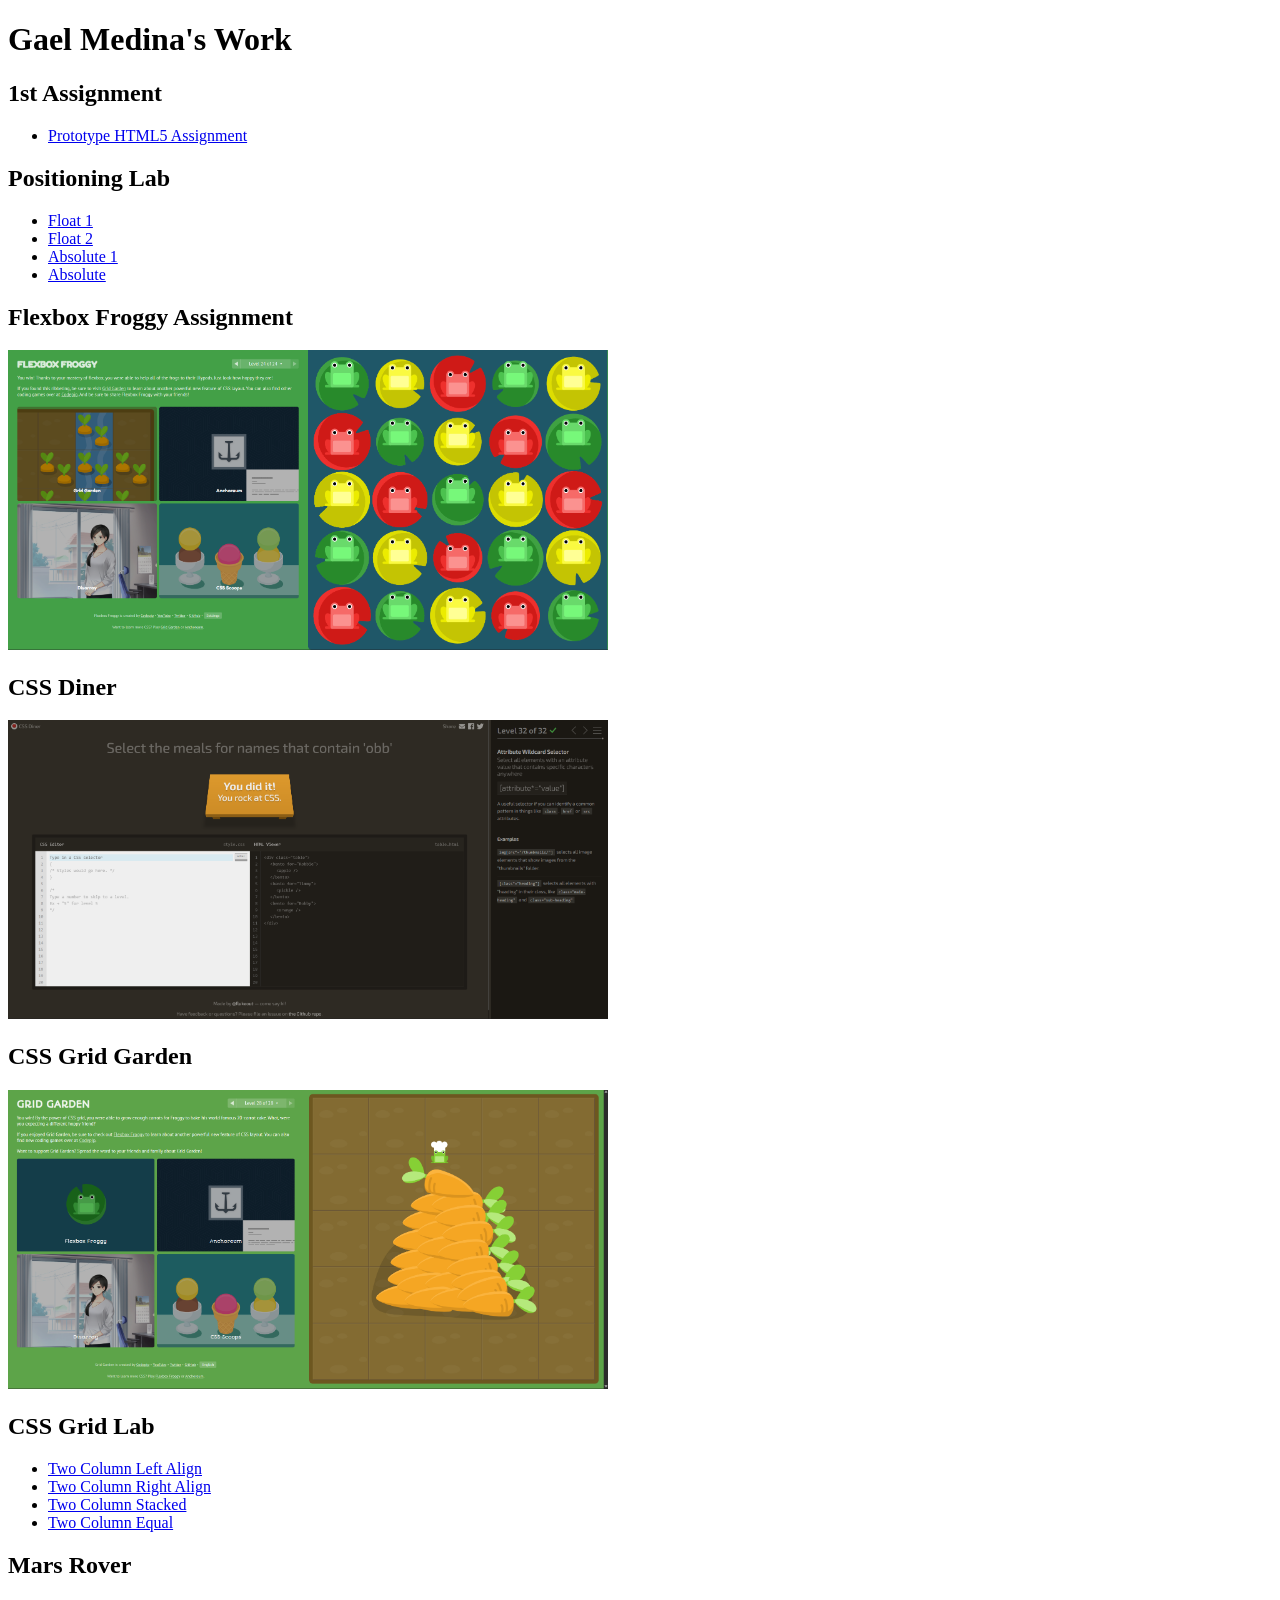
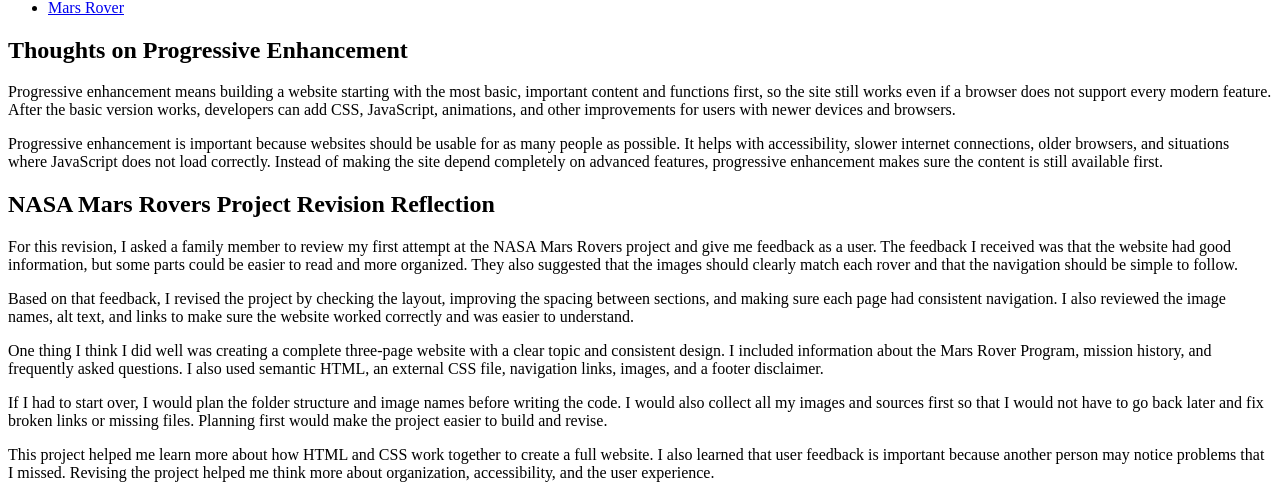
<file: index.html>
<!doctype html>

<html lang="en">
<head>
  <meta charset="utf-8">

  <title>IFSC 11003 | Gael Medina</title>
  <meta name="description" content="All of my assignemnts">
  <meta name="author" content="Gael Medina">

</head>

<body>
  <h1>Gael Medina's Work</h1>
  <nav>
    <h2>1st Assignment</h2>
    <ul>
      <li><a href="Prototype/index.html">Prototype HTML5 Assignment</a></li>
      </ul>
    <h2>Positioning Lab</h2>
    <ul>
      <li><a href="Positioning-Lab/exercise1-float.html">Float 1</a></li>
      <li><a href="Positioning-Lab/exercise2-float.html">Float 2</a></li>
      <li><a href="Positioning-Lab/exercise3-absolute.html">Absolute 1</a></li>
      <li><a href="Positioning-Lab/exercise4-absolute.html">Absolute</a></li>
    </ul>
    <h2>Flexbox Froggy Assignment</h2>
     <img src="Flexbox-Froggy/img/Flexbox_froggy.png" width="600">
     <h2>CSS Diner</h2>
     <img src="CSS-Diner/img/CSS-Diner.png" width="600">
     <h2>CSS Grid Garden</h2>
     <img src="CSS-Grid-Garden/img/CSS-Grid-Garden.png" width="600">
     <h2>CSS Grid Lab</h2>
     <ul>
      <li><a href="CSS-Grid-Lab/grid-two-col-left.html">Two Column Left Align</a></li>
      <li><a href="CSS-Grid-Lab/grid-two-col-right.html">Two Column Right Align</a></li>
      <li> <a href="CSS-Grid-Lab/grid-two-col-stacked.html">Two Column Stacked</a></li>
      <li><a href="CSS-Grid-Lab/grid-two-col-equal.html">Two Column Equal</a></li>
     </ul>
     <h2>Mars Rover</h2>
     <ul>
      <li><a href="Mars-Rover/index.html">Mars Rover</a></li>
     </ul>
  </nav>
    <h2>Thoughts on Progressive Enhancement</h2>

  <p>
    Progressive enhancement means building a website starting with the most basic,
    important content and functions first, so the site still works even if a browser
    does not support every modern feature. After the basic version works, developers
    can add CSS, JavaScript, animations, and other improvements for users with newer
    devices and browsers.
  </p>

  <p>
    Progressive enhancement is important because websites should be usable for as many
    people as possible. It helps with accessibility, slower internet connections, older
    browsers, and situations where JavaScript does not load correctly. Instead of making
    the site depend completely on advanced features, progressive enhancement makes sure
    the content is still available first.
  </p>
<h2>NASA Mars Rovers Project Revision Reflection</h2>
<section>

  <p>
    For this revision, I asked a family member to review my first attempt at the NASA Mars Rovers project and give me feedback as a user. The feedback I received was that the website had good information, but some parts could be easier to read and more organized. They also suggested that the images should clearly match each rover and that the navigation should be simple to follow.
  </p>

  <p>
    Based on that feedback, I revised the project by checking the layout, improving the spacing between sections, and making sure each page had consistent navigation. I also reviewed the image names, alt text, and links to make sure the website worked correctly and was easier to understand.
  </p>

  <p>
    One thing I think I did well was creating a complete three-page website with a clear topic and consistent design. I included information about the Mars Rover Program, mission history, and frequently asked questions. I also used semantic HTML, an external CSS file, navigation links, images, and a footer disclaimer.
  </p>

  <p>
    If I had to start over, I would plan the folder structure and image names before writing the code. I would also collect all my images and sources first so that I would not have to go back later and fix broken links or missing files. Planning first would make the project easier to build and revise.
  </p>

  <p>
    This project helped me learn more about how HTML and CSS work together to create a full website. I also learned that user feedback is important because another person may notice problems that I missed. Revising the project helped me think more about organization, accessibility, and the user experience.
  </p>
</section>
</body>
</html>
</file>
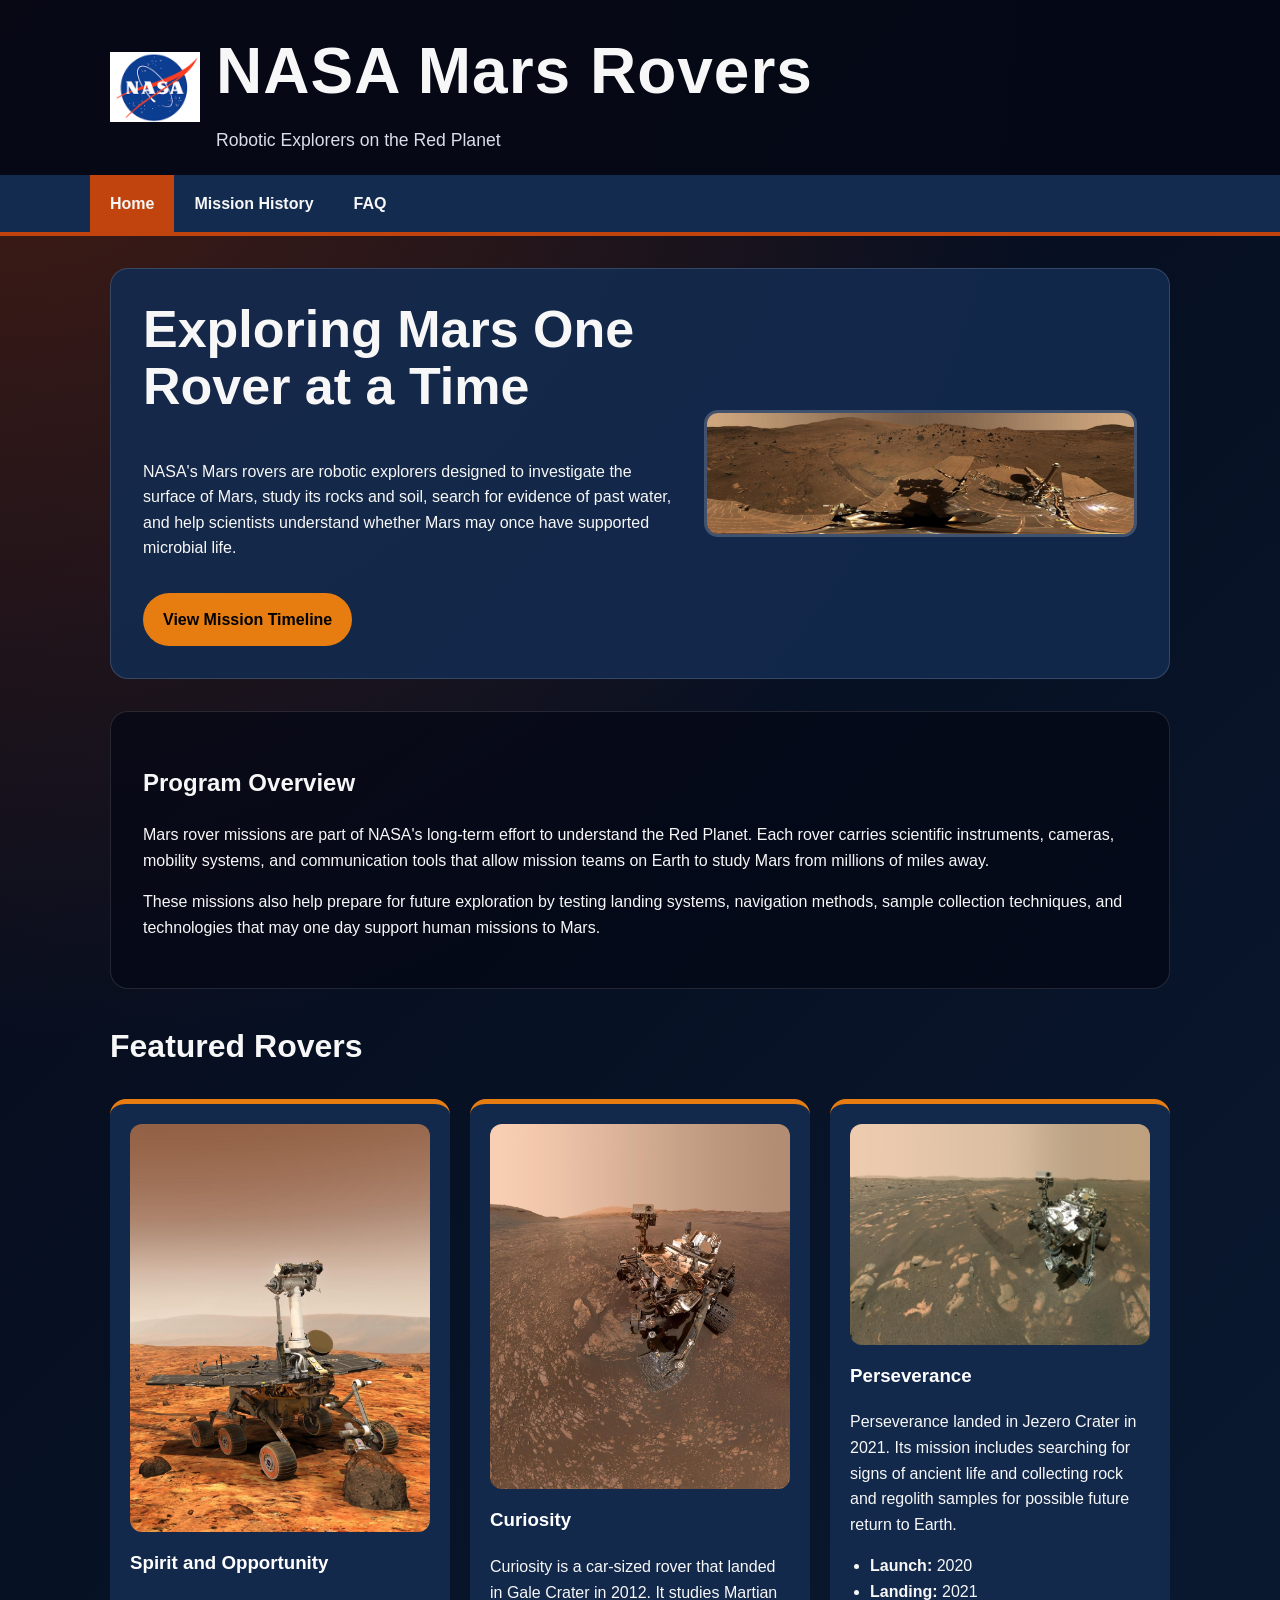
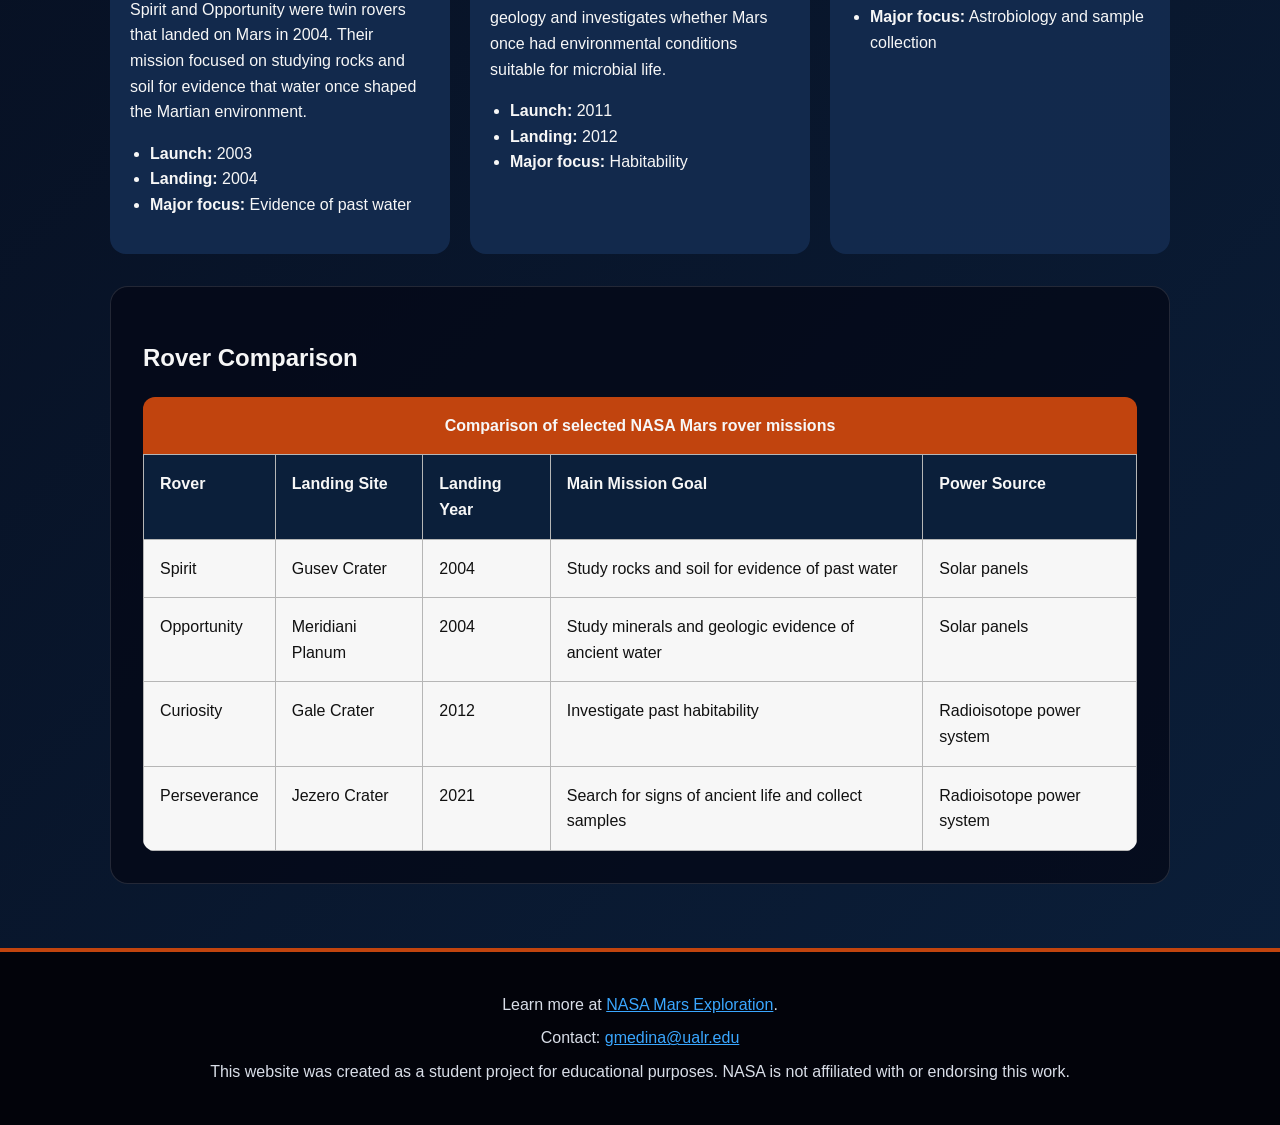
<file: Mars-Rover/index.html>
<!DOCTYPE html>
<html lang="en">
<head>
  <meta charset="UTF-8">
  <meta name="viewport" content="width=device-width, initial-scale=1.0">
  <title>NASA Mars Rovers | Home</title>
  <meta name="description" content="A student project website about NASA's Mars Rover Program, including Spirit, Opportunity, Curiosity, and Perseverance.">
  <meta name="keywords" content="NASA, Mars, rovers, Perseverance, Curiosity, Spirit, Opportunity, JPL, space exploration">
  <meta name="robots" content="noindex">
  <link rel="stylesheet" href="css/styles.css">
</head>

<body>
  <header class="site-header" role="banner">
    <a class="skip-link" href="#main-content">Skip to main content</a>

    <div class="header-inner">
      <img src="images/nasa-logo.png" alt="NASA logo" class="logo">
      <div>
        <h1>NASA Mars Rovers</h1>
        <p>Robotic Explorers on the Red Planet</p>
      </div>
    </div>

    <nav class="site-nav" aria-label="Main navigation">
      <ul>
        <li><a href="index.html" aria-current="page">Home</a></li>
        <li><a href="history.html">Mission History</a></li>
        <li><a href="faq.html">FAQ</a></li>
      </ul>
    </nav>
  </header>

  <main id="main-content">
    <section class="hero">
      <div class="hero-text">
        <h2>Exploring Mars One Rover at a Time</h2>
        <p>
          NASA's Mars rovers are robotic explorers designed to investigate the surface of Mars,
          study its rocks and soil, search for evidence of past water, and help scientists
          understand whether Mars may once have supported microbial life.
        </p>
        <a class="button" href="history.html">View Mission Timeline</a>
      </div>
      <img src="images/mars-hero.jpg" alt="Panoramic view of the rocky Martian surface">
    </section>

    <section class="intro-section">
      <h2>Program Overview</h2>
      <p>
        Mars rover missions are part of NASA's long-term effort to understand the Red Planet.
        Each rover carries scientific instruments, cameras, mobility systems, and communication
        tools that allow mission teams on Earth to study Mars from millions of miles away.
      </p>
      <p>
        These missions also help prepare for future exploration by testing landing systems,
        navigation methods, sample collection techniques, and technologies that may one day
        support human missions to Mars.
      </p>
    </section>

    <section class="cards-section" aria-labelledby="featured-rovers">
      <h2 id="featured-rovers">Featured Rovers</h2>

      <div class="card-grid">
        <article class="card">
          <img src="images/spirit-opportunity.jpg" alt="NASA illustration or image of the Spirit and Opportunity Mars rovers">
          <h3>Spirit and Opportunity</h3>
          <p>
            Spirit and Opportunity were twin rovers that landed on Mars in 2004. Their mission
            focused on studying rocks and soil for evidence that water once shaped the Martian
            environment.
          </p>
          <ul>
            <li><strong>Launch:</strong> 2003</li>
            <li><strong>Landing:</strong> 2004</li>
            <li><strong>Major focus:</strong> Evidence of past water</li>
          </ul>
        </article>

        <article class="card">
          <img src="images/curiosity.jpg" alt="NASA Curiosity rover on Mars">
          <h3>Curiosity</h3>
          <p>
            Curiosity is a car-sized rover that landed in Gale Crater in 2012. It studies
            Martian geology and investigates whether Mars once had environmental conditions
            suitable for microbial life.
          </p>
          <ul>
            <li><strong>Launch:</strong> 2011</li>
            <li><strong>Landing:</strong> 2012</li>
            <li><strong>Major focus:</strong> Habitability</li>
          </ul>
        </article>

        <article class="card">
          <img src="images/perserverance.jpg" alt="NASA Perseverance rover operating on the surface of Mars">
          <h3>Perseverance</h3>
          <p>
            Perseverance landed in Jezero Crater in 2021. Its mission includes searching for
            signs of ancient life and collecting rock and regolith samples for possible future
            return to Earth.
          </p>
          <ul>
            <li><strong>Launch:</strong> 2020</li>
            <li><strong>Landing:</strong> 2021</li>
            <li><strong>Major focus:</strong> Astrobiology and sample collection</li>
          </ul>
        </article>
      </div>
    </section>

    <section class="table-section" aria-labelledby="comparison-heading">
      <h2 id="comparison-heading">Rover Comparison</h2>

      <div class="table-wrapper">
        <table>
          <caption>Comparison of selected NASA Mars rover missions</caption>
          <thead>
            <tr>
              <th scope="col">Rover</th>
              <th scope="col">Landing Site</th>
              <th scope="col">Landing Year</th>
              <th scope="col">Main Mission Goal</th>
              <th scope="col">Power Source</th>
            </tr>
          </thead>
          <tbody>
            <tr>
              <td>Spirit</td>
              <td>Gusev Crater</td>
              <td>2004</td>
              <td>Study rocks and soil for evidence of past water</td>
              <td>Solar panels</td>
            </tr>
            <tr>
              <td>Opportunity</td>
              <td>Meridiani Planum</td>
              <td>2004</td>
              <td>Study minerals and geologic evidence of ancient water</td>
              <td>Solar panels</td>
            </tr>
            <tr>
              <td>Curiosity</td>
              <td>Gale Crater</td>
              <td>2012</td>
              <td>Investigate past habitability</td>
              <td>Radioisotope power system</td>
            </tr>
            <tr>
              <td>Perseverance</td>
              <td>Jezero Crater</td>
              <td>2021</td>
              <td>Search for signs of ancient life and collect samples</td>
              <td>Radioisotope power system</td>
            </tr>
          </tbody>
        </table>
      </div>
    </section>
  </main>

  <footer class="site-footer" role="contentinfo">
    <p>
      Learn more at
      <a href="https://mars.nasa.gov/" target="_blank" rel="noopener noreferrer">NASA Mars Exploration</a>.
    </p>
    <p>
      Contact:
      <a href="mailto:gmedina@ualr.edu">gmedina@ualr.edu</a>
    </p>
    <p>
      This website was created as a student project for educational purposes. NASA is not affiliated with or endorsing this work.
    </p>
  </footer>
</body>
</html>
</file>
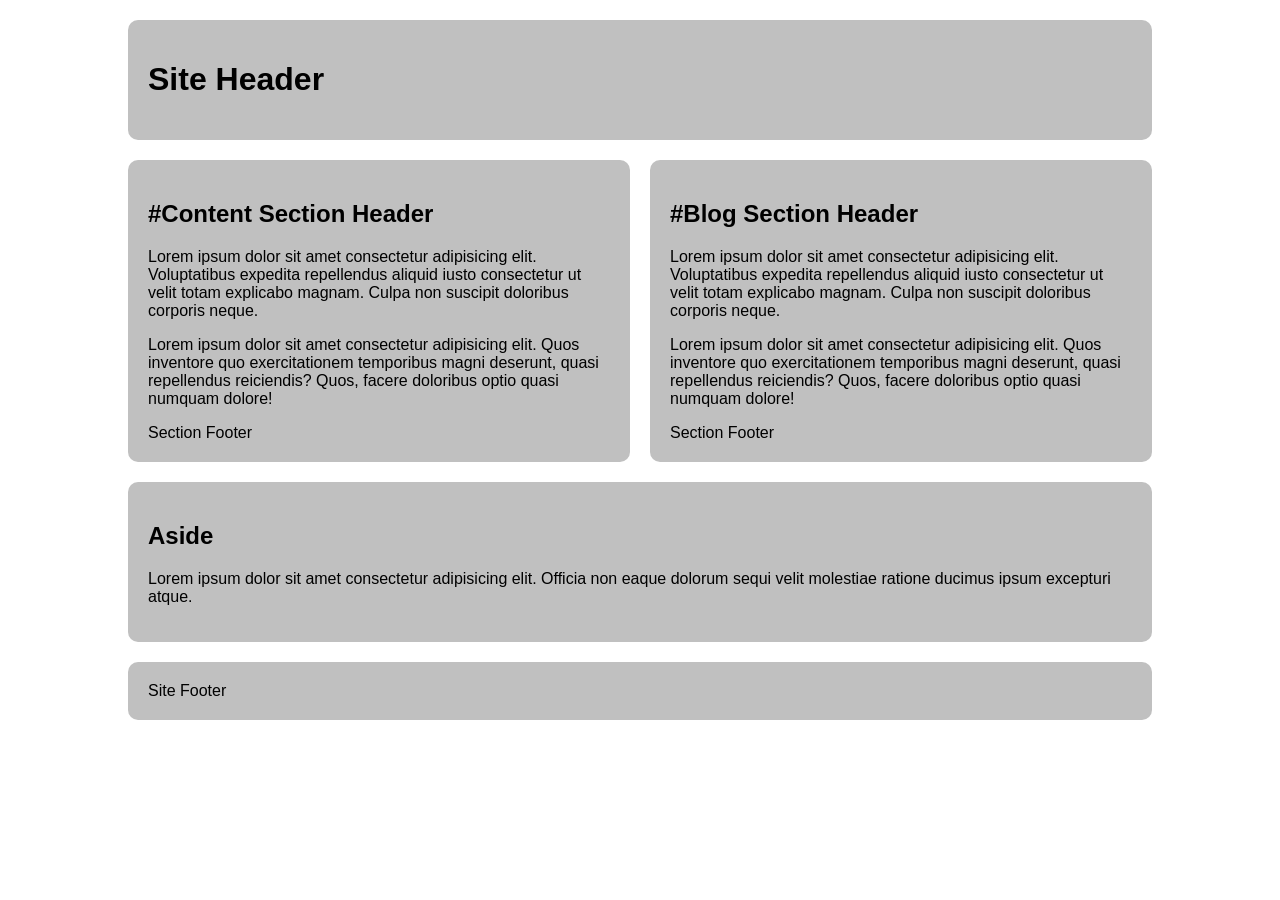
<file: CSS Grid Lab/  grid-two-col-equal.html>
<!DOCTYPE html>
<html lang="en">

<head>
  <meta charset="UTF-8">
  <meta name="viewport" content="width=device-width, initial-scale=1.0">
  <title>Grid Two Column Equal</title>
  <style>
    /*  ---------------Box Sizing-----------------  */
    html {
      box-sizing: border-box;
    }

    *,
    *:before,
    *:after {
      box-sizing: inherit;
    }

    /* Starter */
    main>* {
      font-family: Avenir, Montserrat, Corbel, "URW Gothic", source-sans-pro,
        sans-serif;
      font-weight: normal;
      background-color: #c0c0c0;
      border-radius: 10px;
      padding: 20px;
    }

    main {
      display: grid;
      gap: 20px;
      max-width: 80vw;
      margin: 20px auto;

      grid-template-columns: 1fr 1fr;
      grid-template-areas:
        "header header"
        "content blog"
        "aside aside"
        "footer footer";
    }

    header.primary {
      grid-area: header;
    }

    #content {
      grid-area: content;
    }

    #blog {
      grid-area: blog;
    }

    aside {
      grid-area: aside;
    }

    footer.primary {
      grid-area: footer;
    }
  </style>
</head>

<body>
  <main>
    <header class="primary">
      <h1>Site Header</h1>
    </header>

    <section id="content">
      <header>
        <h2>#Content Section Header</h2>
      </header>
      <p>Lorem ipsum dolor sit amet consectetur adipisicing elit. Voluptatibus expedita repellendus aliquid iusto consectetur ut velit totam explicabo magnam. Culpa non suscipit doloribus corporis neque.</p>
      <p>Lorem ipsum dolor sit amet consectetur adipisicing elit. Quos inventore quo exercitationem temporibus magni deserunt, quasi repellendus reiciendis? Quos, facere doloribus optio quasi numquam dolore!</p>
      <footer>Section Footer</footer>
    </section>

    <section id="blog">
      <header>
        <h2>#Blog Section Header</h2>
      </header>
      <p>Lorem ipsum dolor sit amet consectetur adipisicing elit. Voluptatibus expedita repellendus aliquid iusto consectetur ut velit totam explicabo magnam. Culpa non suscipit doloribus corporis neque.</p>
      <p>Lorem ipsum dolor sit amet consectetur adipisicing elit. Quos inventore quo exercitationem temporibus magni deserunt, quasi repellendus reiciendis? Quos, facere doloribus optio quasi numquam dolore!</p>
      <footer>Section Footer</footer>
    </section>

    <aside>
      <h2>Aside</h2>
      <p>Lorem ipsum dolor sit amet consectetur adipisicing elit. Officia non eaque dolorum sequi velit molestiae ratione ducimus ipsum excepturi atque.</p>
    </aside>

    <footer class="primary">Site Footer</footer>
  </main>
</body>

</html>
</file>
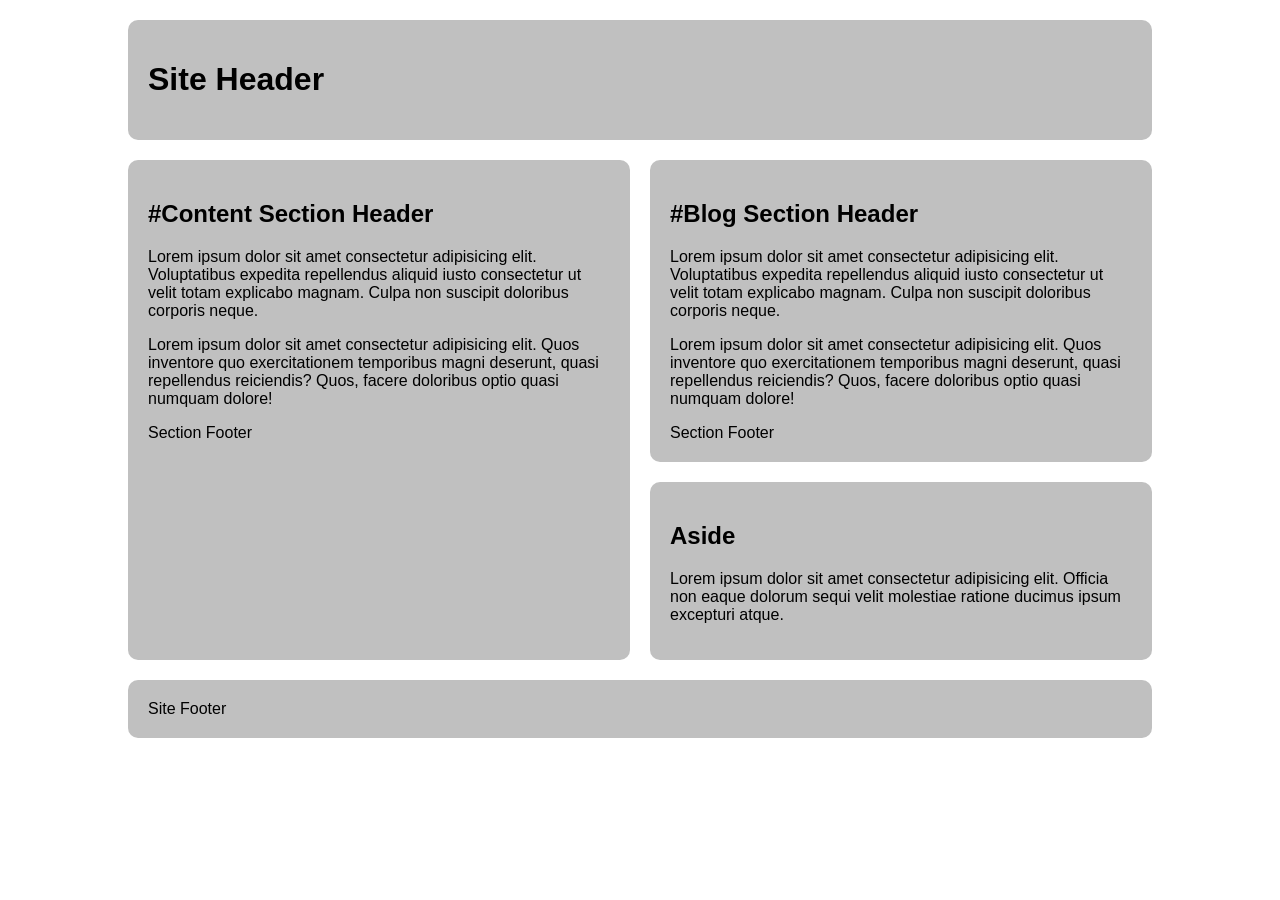
<file: CSS Grid Lab/  grid-two-col-stacked.html>
<!DOCTYPE html>
<html lang="en">

<head>
  <meta charset="UTF-8">
  <meta name="viewport" content="width=device-width, initial-scale=1.0">
  <title>Grid Two Column Stacked</title>
  <style>
    /*  ---------------Box Sizing-----------------  */
    html {
      box-sizing: border-box;
    }

    *,
    *:before,
    *:after {
      box-sizing: inherit;
    }

    /* Starter */
    main>* {
      font-family: Avenir, Montserrat, Corbel, "URW Gothic", source-sans-pro,
        sans-serif;
      font-weight: normal;
      background-color: #c0c0c0;
      border-radius: 10px;
      padding: 20px;
    }

    main {
      display: grid;
      gap: 20px;
      max-width: 80vw;
      margin: 20px auto;

      grid-template-columns: 1fr 1fr;
      grid-template-areas:
        "header header"
        "content blog"
        "content aside"
        "footer footer";
    }

    header.primary {
      grid-area: header;
    }

    #content {
      grid-area: content;
    }

    #blog {
      grid-area: blog;
    }

    aside {
      grid-area: aside;
    }

    footer.primary {
      grid-area: footer;
    }
  </style>
</head>

<body>
  <main>
    <header class="primary">
      <h1>Site Header</h1>
    </header>

    <section id="content">
      <header>
        <h2>#Content Section Header</h2>
      </header>
      <p>Lorem ipsum dolor sit amet consectetur adipisicing elit. Voluptatibus expedita repellendus aliquid iusto consectetur ut velit totam explicabo magnam. Culpa non suscipit doloribus corporis neque.</p>
      <p>Lorem ipsum dolor sit amet consectetur adipisicing elit. Quos inventore quo exercitationem temporibus magni deserunt, quasi repellendus reiciendis? Quos, facere doloribus optio quasi numquam dolore!</p>
      <footer>Section Footer</footer>
    </section>

    <section id="blog">
      <header>
        <h2>#Blog Section Header</h2>
      </header>
      <p>Lorem ipsum dolor sit amet consectetur adipisicing elit. Voluptatibus expedita repellendus aliquid iusto consectetur ut velit totam explicabo magnam. Culpa non suscipit doloribus corporis neque.</p>
      <p>Lorem ipsum dolor sit amet consectetur adipisicing elit. Quos inventore quo exercitationem temporibus magni deserunt, quasi repellendus reiciendis? Quos, facere doloribus optio quasi numquam dolore!</p>
      <footer>Section Footer</footer>
    </section>

    <aside>
      <h2>Aside</h2>
      <p>Lorem ipsum dolor sit amet consectetur adipisicing elit. Officia non eaque dolorum sequi velit molestiae ratione ducimus ipsum excepturi atque.</p>
    </aside>

    <footer class="primary">Site Footer</footer>
  </main>
</body>

</html>
</file>
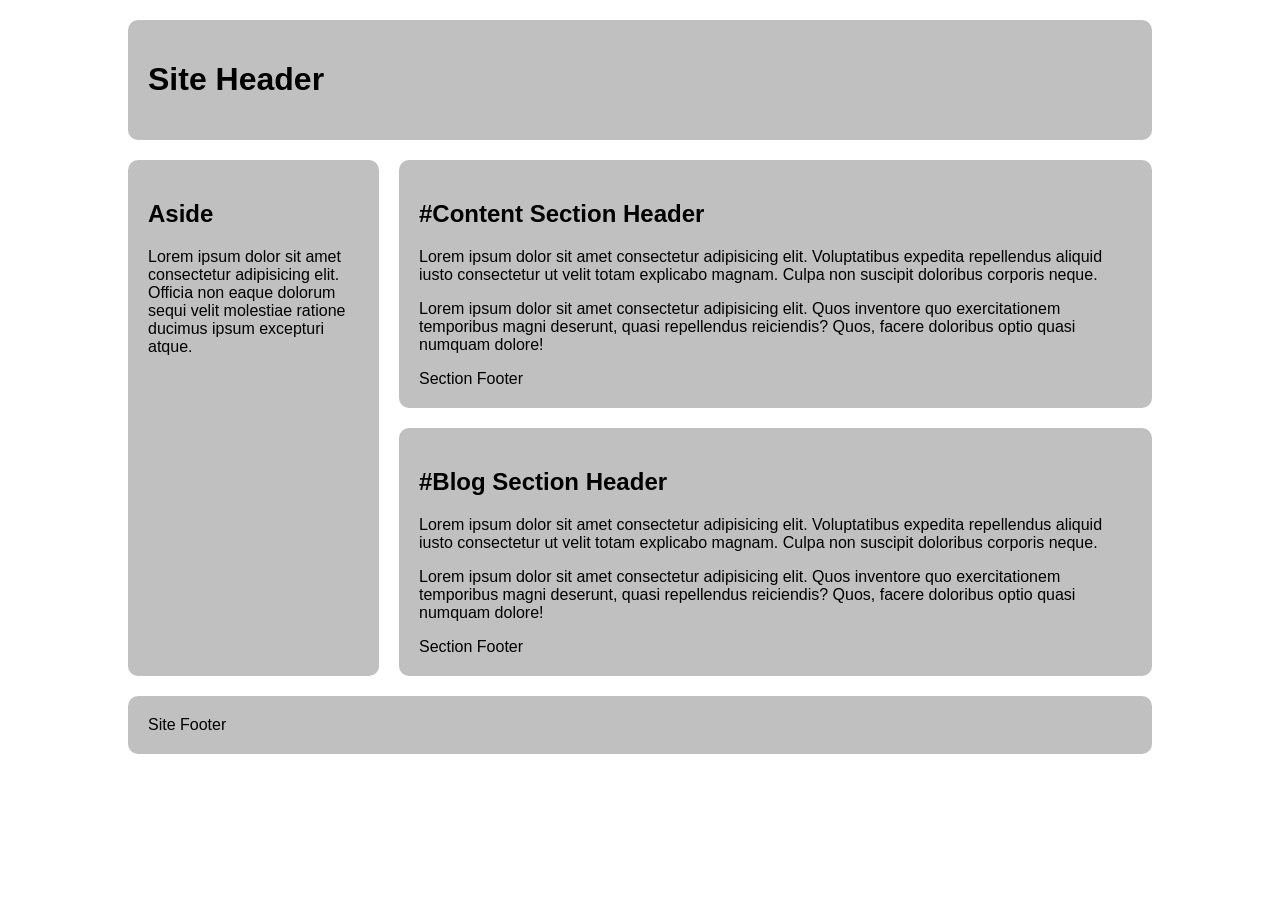
<file: CSS Grid Lab/grid-two-col-left.html>
<!DOCTYPE html>
<html lang="en">

<head>
  <meta charset="UTF-8">
  <meta name="viewport" content="width=device-width, initial-scale=1.0">
  <title>Grid Two Column Left</title>
  <style>
    /*  ---------------Box Sizing-----------------  */
    html {
      box-sizing: border-box;
    }

    *,
    *:before,
    *:after {
      box-sizing: inherit;
    }

    /* Starter */
    main>* {
      font-family: Avenir, Montserrat, Corbel, "URW Gothic", source-sans-pro,
        sans-serif;
      font-weight: normal;
      background-color: #c0c0c0;
      border-radius: 10px;
      padding: 20px;
    }

    main {
      display: grid;
      gap: 20px;
      max-width: 80vw;
      margin: 20px auto;

      grid-template-columns: 1fr 3fr;
      grid-template-areas:
        "header header"
        "aside content"
        "aside blog"
        "footer footer";
    }

    header.primary {
      grid-area: header;
    }

    #content {
      grid-area: content;
    }

    #blog {
      grid-area: blog;
    }

    aside {
      grid-area: aside;
    }

    footer.primary {
      grid-area: footer;
    }
  </style>
</head>

<body>
  <main>
    <header class="primary">
      <h1>Site Header</h1>
    </header>

    <section id="content">
      <header>
        <h2>#Content Section Header</h2>
      </header>
      <p>Lorem ipsum dolor sit amet consectetur adipisicing elit. Voluptatibus expedita repellendus aliquid iusto consectetur ut velit totam explicabo magnam. Culpa non suscipit doloribus corporis neque.</p>
      <p>Lorem ipsum dolor sit amet consectetur adipisicing elit. Quos inventore quo exercitationem temporibus magni deserunt, quasi repellendus reiciendis? Quos, facere doloribus optio quasi numquam dolore!</p>
      <footer>Section Footer</footer>
    </section>

    <section id="blog">
      <header>
        <h2>#Blog Section Header</h2>
      </header>
      <p>Lorem ipsum dolor sit amet consectetur adipisicing elit. Voluptatibus expedita repellendus aliquid iusto consectetur ut velit totam explicabo magnam. Culpa non suscipit doloribus corporis neque.</p>
      <p>Lorem ipsum dolor sit amet consectetur adipisicing elit. Quos inventore quo exercitationem temporibus magni deserunt, quasi repellendus reiciendis? Quos, facere doloribus optio quasi numquam dolore!</p>
      <footer>Section Footer</footer>
    </section>

    <aside>
      <h2>Aside</h2>
      <p>Lorem ipsum dolor sit amet consectetur adipisicing elit. Officia non eaque dolorum sequi velit molestiae ratione ducimus ipsum excepturi atque.</p>
    </aside>

    <footer class="primary">Site Footer</footer>
  </main>
</body>

</html>
</file>
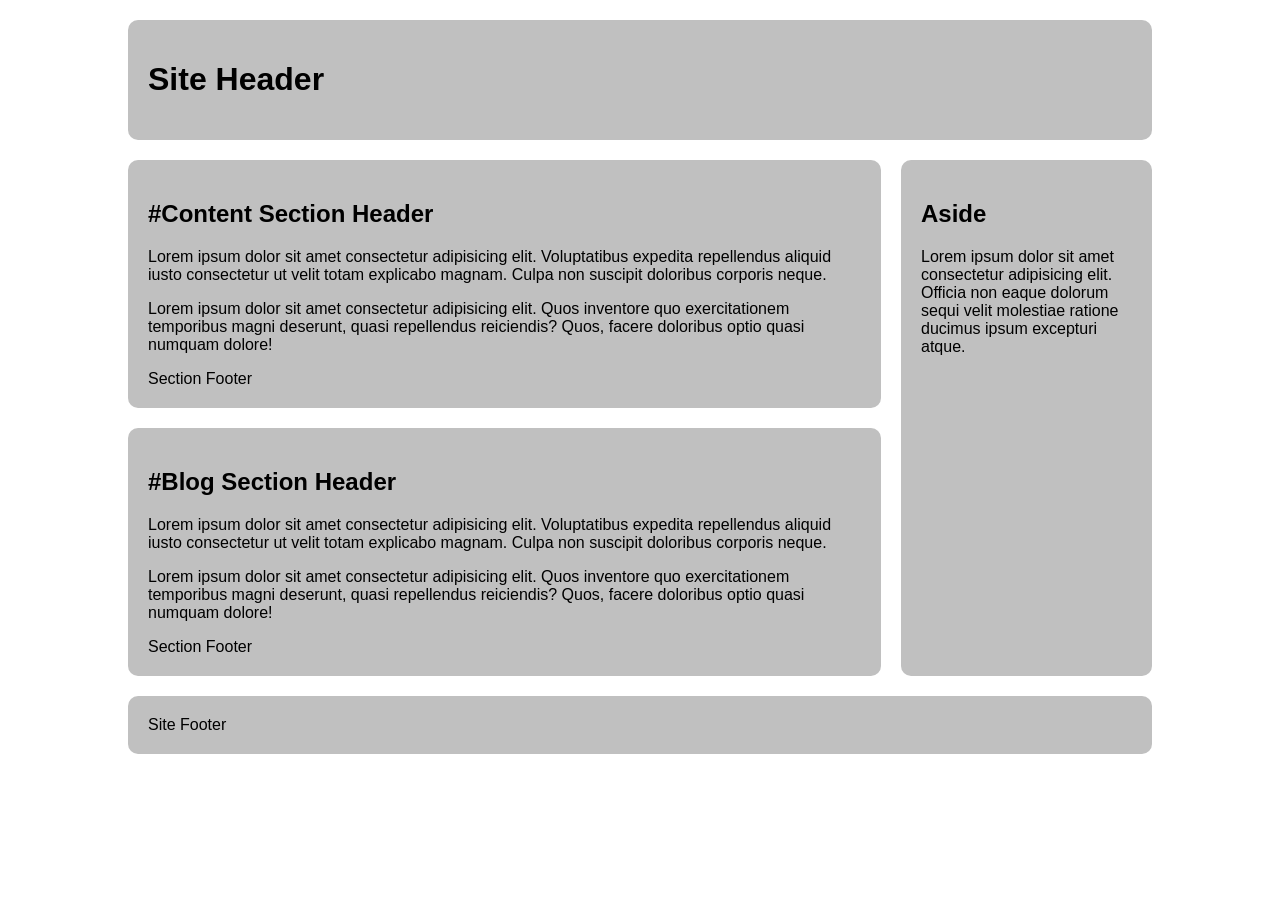
<file: CSS Grid Lab/grid-two-col-right.html>
<!DOCTYPE html>
<html lang="en">

<head>
  <meta charset="UTF-8">
  <meta name="viewport" content="width=device-width, initial-scale=1.0">
  <title>Grid Two Column Right</title>
  <style>
    /*  ---------------Box Sizing-----------------  */
    html {
      box-sizing: border-box;
    }

    *,
    *:before,
    *:after {
      box-sizing: inherit;
    }

    /* Starter */
    main>* {
      font-family: Avenir, Montserrat, Corbel, "URW Gothic", source-sans-pro,
        sans-serif;
      font-weight: normal;
      background-color: #c0c0c0;
      border-radius: 10px;
      padding: 20px;
    }

    main {
      display: grid;
      gap: 20px;
      max-width: 80vw;
      margin: 20px auto;

      grid-template-columns: 3fr 1fr;
      grid-template-areas:
        "header header"
        "content aside"
        "blog aside"
        "footer footer";
    }

    header.primary {
      grid-area: header;
    }

    #content {
      grid-area: content;
    }

    #blog {
      grid-area: blog;
    }

    aside {
      grid-area: aside;
    }

    footer.primary {
      grid-area: footer;
    }
  </style>
</head>

<body>
  <main>
    <header class="primary">
      <h1>Site Header</h1>
    </header>

    <section id="content">
      <header>
        <h2>#Content Section Header</h2>
      </header>
      <p>Lorem ipsum dolor sit amet consectetur adipisicing elit. Voluptatibus expedita repellendus aliquid iusto consectetur ut velit totam explicabo magnam. Culpa non suscipit doloribus corporis neque.</p>
      <p>Lorem ipsum dolor sit amet consectetur adipisicing elit. Quos inventore quo exercitationem temporibus magni deserunt, quasi repellendus reiciendis? Quos, facere doloribus optio quasi numquam dolore!</p>
      <footer>Section Footer</footer>
    </section>

    <section id="blog">
      <header>
        <h2>#Blog Section Header</h2>
      </header>
      <p>Lorem ipsum dolor sit amet consectetur adipisicing elit. Voluptatibus expedita repellendus aliquid iusto consectetur ut velit totam explicabo magnam. Culpa non suscipit doloribus corporis neque.</p>
      <p>Lorem ipsum dolor sit amet consectetur adipisicing elit. Quos inventore quo exercitationem temporibus magni deserunt, quasi repellendus reiciendis? Quos, facere doloribus optio quasi numquam dolore!</p>
      <footer>Section Footer</footer>
    </section>

    <aside>
      <h2>Aside</h2>
      <p>Lorem ipsum dolor sit amet consectetur adipisicing elit. Officia non eaque dolorum sequi velit molestiae ratione ducimus ipsum excepturi atque.</p>
    </aside>

    <footer class="primary">Site Footer</footer>
  </main>
</body>

</html>
</file>
<file: Mars-Rover/css/styles.css>
/* --------------------
   Base Styles
-------------------- */

:root {
  --space-black: #050816;
  --deep-blue: #0b1f3a;
  --mars-red: #c1440e;
  --mars-orange: #e77d11;
  --star-white: #f7f7f7;
  --soft-gray: #d9dee8;
  --panel-blue: #132b4f;
  --accent-blue: #3aa7ff;
}

html {
  box-sizing: border-box;
  scroll-behavior: smooth;
}

*,
*:before,
*:after {
  box-sizing: inherit;
}

body {
  margin: 0;
  font-family: Arial, Helvetica, sans-serif;
  color: var(--star-white);
  background:
    radial-gradient(circle at top left, rgba(193, 68, 14, 0.35), transparent 35%),
    linear-gradient(135deg, var(--space-black), var(--deep-blue));
  line-height: 1.6;
}

img {
  max-width: 100%;
  height: auto;
  display: block;
}

a {
  color: var(--accent-blue);
}

a:focus,
button:focus {
  outline: 3px solid var(--mars-orange);
  outline-offset: 4px;
}

.skip-link {
  position: absolute;
  top: -100px;
  left: 1rem;
  background: var(--mars-orange);
  color: #000;
  padding: 0.75rem 1rem;
  z-index: 1000;
}

.skip-link:focus {
  top: 1rem;
}

/* --------------------
   Header and Navigation
-------------------- */

.site-header {
  background: rgba(5, 8, 22, 0.95);
  border-bottom: 4px solid var(--mars-red);
}

.header-inner {
  max-width: 1100px;
  margin: 0 auto;
  padding: 1.25rem;
  display: flex;
  align-items: center;
  gap: 1rem;
}

.logo {
  width: 90px;
  height: auto;
}

.site-header h1 {
  margin: 0;
  font-size: clamp(2rem, 5vw, 4rem);
  letter-spacing: 1px;
}

.site-header p {
  margin: 0.25rem 0 0;
  color: var(--soft-gray);
  font-size: 1.1rem;
}

.site-nav {
  background: var(--panel-blue);
}

.site-nav ul {
  max-width: 1100px;
  margin: 0 auto;
  padding: 0;
  display: flex;
  list-style: none;
}

.site-nav li {
  margin: 0;
}

.site-nav a {
  display: block;
  padding: 1rem 1.25rem;
  color: var(--star-white);
  text-decoration: none;
  font-weight: bold;
}

.site-nav a:hover,
.site-nav a[aria-current="page"] {
  background: var(--mars-red);
}

/* --------------------
   Layout
-------------------- */

main {
  max-width: 1100px;
  margin: 0 auto;
  padding: 2rem 1.25rem;
}

section {
  margin-bottom: 2rem;
}

.hero {
  display: grid;
  grid-template-columns: 1.1fr 0.9fr;
  gap: 2rem;
  align-items: center;
  background: rgba(19, 43, 79, 0.9);
  padding: 2rem;
  border-radius: 18px;
  border: 1px solid rgba(255, 255, 255, 0.15);
}

.hero h2,
.page-title h2 {
  margin-top: 0;
  font-size: clamp(2rem, 5vw, 3.25rem);
  line-height: 1.1;
}

.hero img {
  border-radius: 14px;
  border: 3px solid rgba(255, 255, 255, 0.2);
}

.button {
  display: inline-block;
  background: var(--mars-orange);
  color: #000;
  text-decoration: none;
  font-weight: bold;
  padding: 0.85rem 1.25rem;
  border-radius: 999px;
  margin-top: 1rem;
}

.button:hover {
  background: #ffb347;
}

.intro-section,
.table-section,
.page-title,
.callout,
.faq-list,
.timeline,
.mission-grid {
  background: rgba(5, 8, 22, 0.72);
  padding: 2rem;
  border-radius: 18px;
  border: 1px solid rgba(255, 255, 255, 0.12);
}

/* --------------------
   Cards
-------------------- */

.cards-section h2 {
  font-size: 2rem;
}

.card-grid {
  display: grid;
  grid-template-columns: repeat(3, 1fr);
  gap: 1.25rem;
}

.card,
.info-panel,
.faq-item {
  background: rgba(19, 43, 79, 0.95);
  padding: 1.25rem;
  border-radius: 16px;
  border-top: 5px solid var(--mars-orange);
}

.card img {
  border-radius: 12px;
  margin-bottom: 1rem;
}

.card h3,
.info-panel h3,
.faq-item h3 {
  margin-top: 0;
  color: #ffffff;
}

.card ul {
  padding-left: 1.25rem;
}

/* --------------------
   Table
-------------------- */

.table-wrapper {
  overflow-x: auto;
}

table {
  width: 100%;
  border-collapse: collapse;
  background: var(--star-white);
  color: #111;
  border-radius: 12px;
  overflow: hidden;
}

caption {
  padding: 1rem;
  font-weight: bold;
  color: var(--star-white);
  background: var(--mars-red);
}

th,
td {
  padding: 1rem;
  border: 1px solid #b6b6b6;
  text-align: left;
  vertical-align: top;
}

th {
  background: var(--deep-blue);
  color: var(--star-white);
}

/* --------------------
   Timeline
-------------------- */

.timeline {
  position: relative;
}

.timeline-item {
  display: grid;
  grid-template-columns: 160px 1fr;
  gap: 1.5rem;
  margin: 1.5rem 0;
  position: relative;
}

.timeline-date {
  background: var(--mars-orange);
  color: #000;
  font-weight: bold;
  padding: 1rem;
  border-radius: 12px;
  text-align: center;
  align-self: start;
}

.timeline-content {
  background: rgba(19, 43, 79, 0.95);
  padding: 1.25rem;
  border-left: 6px solid var(--mars-red);
  border-radius: 12px;
}

/* --------------------
   Mission Grid and FAQ
-------------------- */

.mission-grid {
  display: grid;
  grid-template-columns: repeat(3, 1fr);
  gap: 1.25rem;
}

.mission-grid h2 {
  grid-column: 1 / -1;
}

.info-panel h4 {
  color: #ffb347;
  margin-bottom: 0.25rem;
}

.faq-item {
  margin-bottom: 1rem;
}

.callout {
  border-left: 8px solid var(--mars-orange);
}

/* --------------------
   Footer
-------------------- */

.site-footer {
  background: #02030a;
  border-top: 4px solid var(--mars-red);
  padding: 2rem 1.25rem;
  text-align: center;
  color: var(--soft-gray);
}

.site-footer p {
  max-width: 900px;
  margin: 0.5rem auto;
}

/* --------------------
   Responsive Design
-------------------- */

@media (max-width: 850px) {
  .hero,
  .card-grid,
  .mission-grid {
    grid-template-columns: 1fr;
  }

  .timeline-item {
    grid-template-columns: 1fr;
  }

  .site-nav ul {
    flex-direction: column;
  }

  .header-inner {
    flex-direction: column;
    text-align: center;
  }
}

@media (max-width: 500px) {
  main {
    padding: 1rem;
  }

  .hero,
  .intro-section,
  .table-section,
  .page-title,
  .callout,
  .faq-list,
  .timeline,
  .mission-grid {
    padding: 1.25rem;
  }

  th,
  td {
    padding: 0.75rem;
  }
}
</file>
